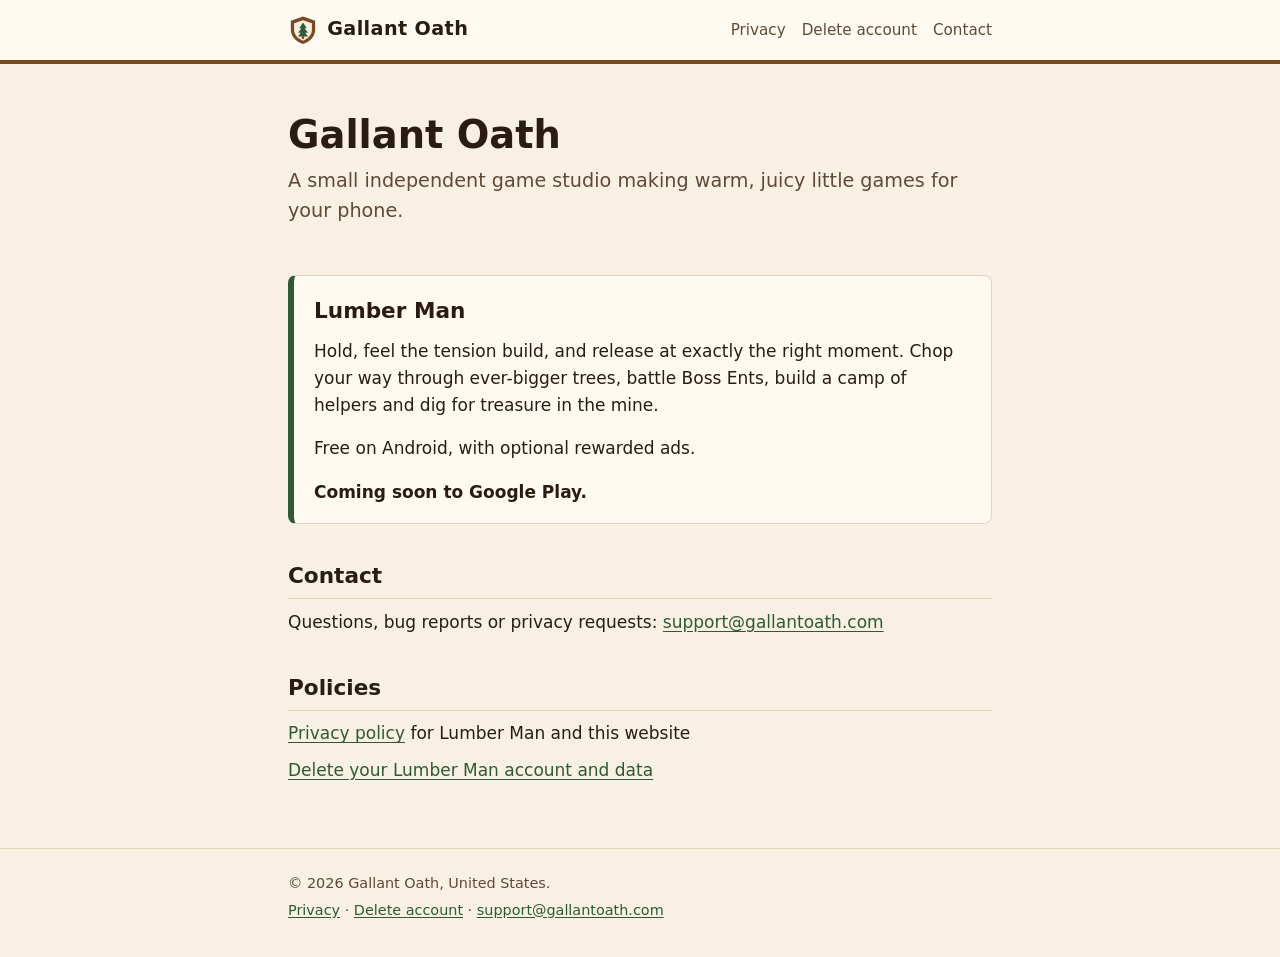
<file: index.html>
<!doctype html>
<html lang="en">
<head>
<meta charset="utf-8">
<meta name="viewport" content="width=device-width, initial-scale=1">
<title>Gallant Oath</title>
<meta name="description" content="Gallant Oath is a small independent game studio. Our first game is Lumber Man for Android.">
<link rel="canonical" href="https://www.gallantoath.com/">
<link rel="icon" href="/favicon.svg" type="image/svg+xml">
<link rel="stylesheet" href="/style.css">
</head>
<body>
<header class="site">
	<div class="wrap">
		<a class="brand" href="/"><img src="/favicon.svg" alt="" width="30" height="30">Gallant Oath</a>
		<nav class="site" aria-label="Site">
			<a href="/privacy/">Privacy</a>
			<a href="/delete-account/">Delete account</a>
			<a href="mailto:support@gallantoath.com">Contact</a>
		</nav>
	</div>
</header>

<main>
	<div class="wrap">
		<section class="hero">
			<h1>Gallant Oath</h1>
			<p class="lede">A small independent game studio making warm, juicy little games for your phone.</p>
		</section>

		<div class="card">
			<h2>Lumber Man</h2>
			<p>Hold, feel the tension build, and release at exactly the right moment. Chop your way through
				ever-bigger trees, battle Boss Ents, build a camp of helpers and dig for treasure in the mine.</p>
			<p>Free on Android, with optional rewarded ads.</p>
			<!-- TODO(owner): once the game is live, replace this line with
				<a href="https://play.google.com/store/apps/details?id=com.gallantoath.lumberman">Get it on Google Play</a> -->
			<p><strong>Coming soon to Google Play.</strong></p>
		</div>

		<h2>Contact</h2>
		<p>Questions, bug reports or privacy requests:
			<a href="mailto:support@gallantoath.com">support@gallantoath.com</a></p>

		<h2>Policies</h2>
		<ul class="links">
			<li><a href="/privacy/">Privacy policy</a> for Lumber Man and this website</li>
			<li><a href="/delete-account/">Delete your Lumber Man account and data</a></li>
		</ul>
	</div>
</main>

<footer class="site">
	<div class="wrap">
		<p>&copy; 2026 Gallant Oath, United States.</p>
		<p><a href="/privacy/">Privacy</a> &middot; <a href="/delete-account/">Delete account</a> &middot;
			<a href="mailto:support@gallantoath.com">support@gallantoath.com</a></p>
	</div>
</footer>
</body>
</html>
</file>
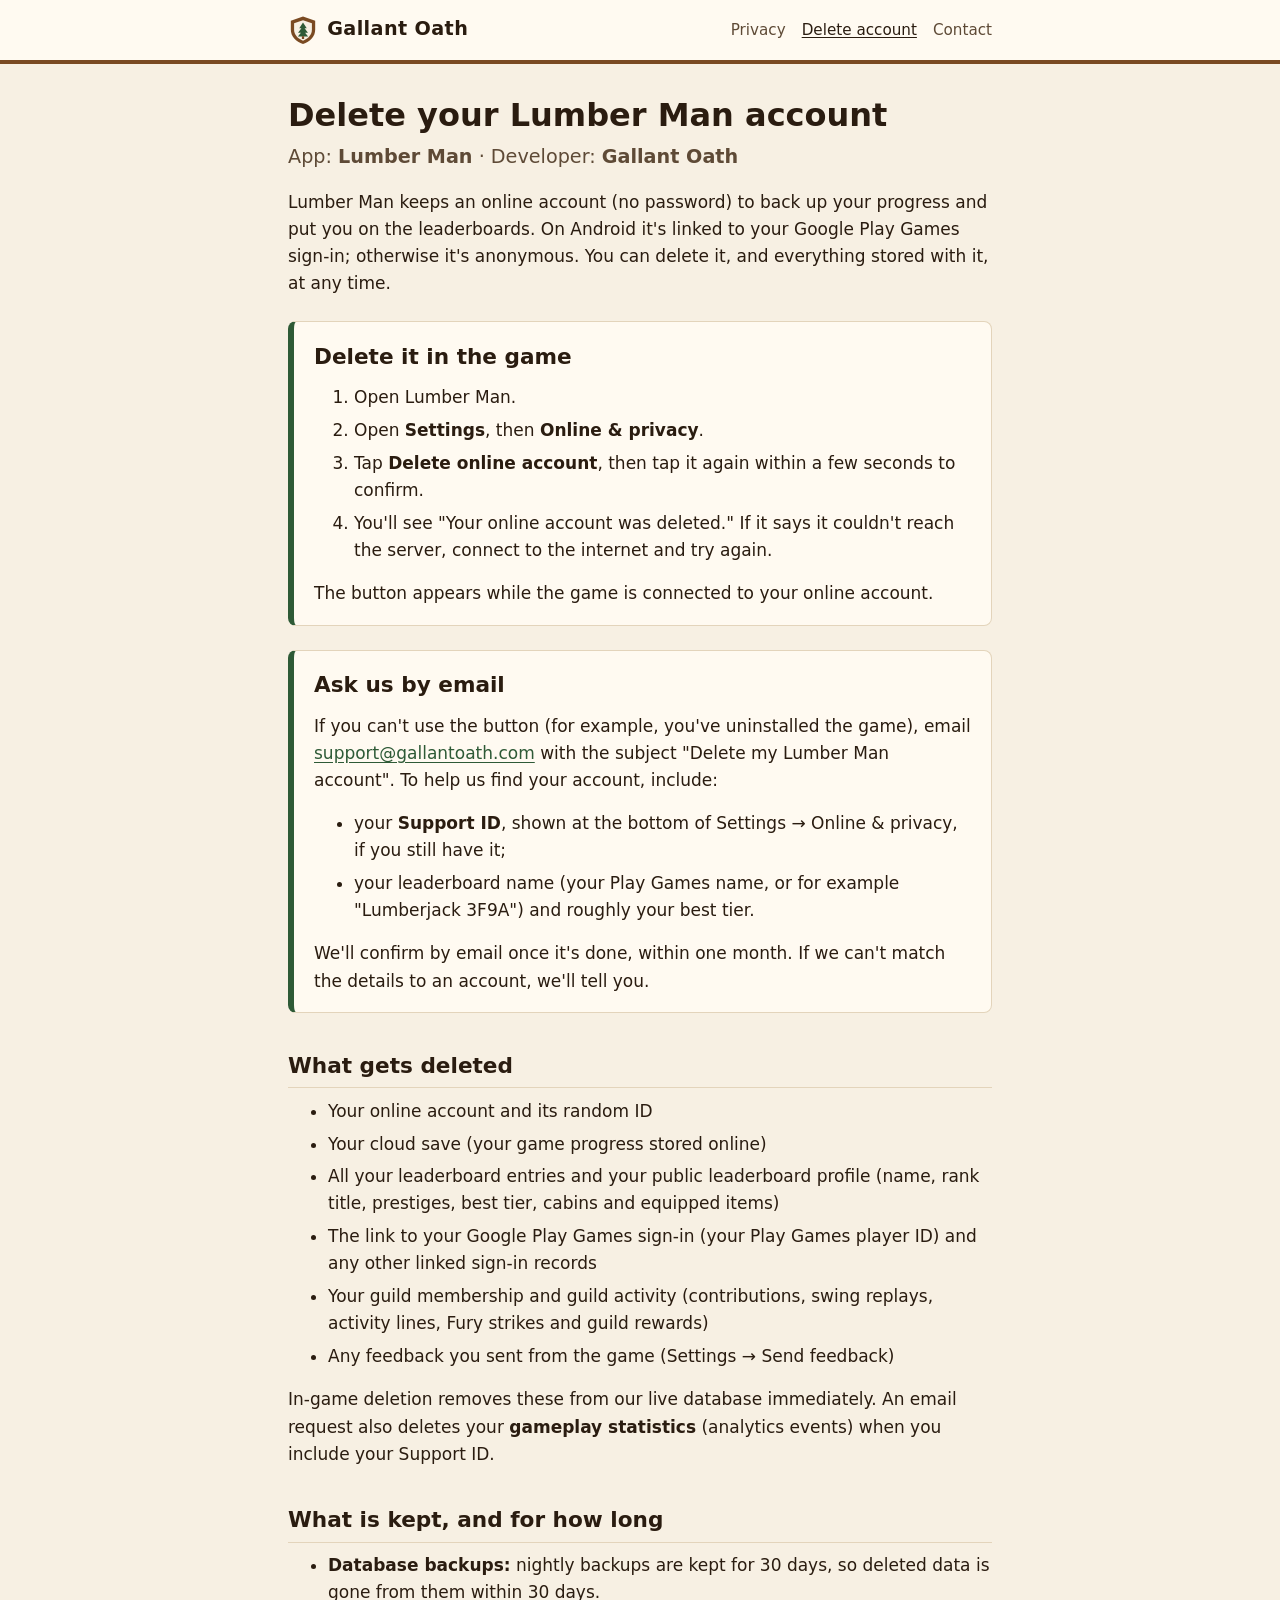
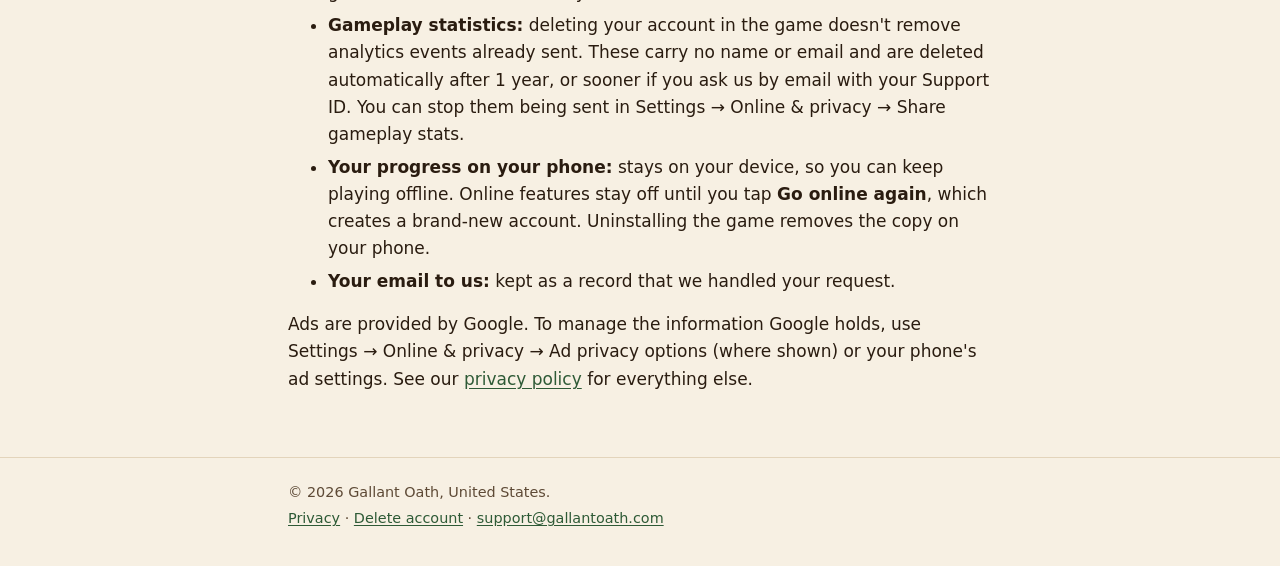
<file: delete-account/index.html>
<!doctype html>
<html lang="en">
<head>
<meta charset="utf-8">
<meta name="viewport" content="width=device-width, initial-scale=1">
<title>Delete Your Account · Gallant Oath</title>
<meta name="description" content="How to delete your Lumber Man online account and data.">
<link rel="canonical" href="https://www.gallantoath.com/delete-account/">
<link rel="icon" href="/favicon.svg" type="image/svg+xml">
<link rel="stylesheet" href="/style.css">
</head>
<body>
<header class="site">
	<div class="wrap">
		<a class="brand" href="/"><img src="/favicon.svg" alt="" width="30" height="30">Gallant Oath</a>
		<nav class="site" aria-label="Site">
			<a href="/privacy/">Privacy</a>
			<a href="/delete-account/" aria-current="page">Delete account</a>
			<a href="mailto:support@gallantoath.com">Contact</a>
		</nav>
	</div>
</header>

<main>
	<div class="wrap">
		<h1>Delete your Lumber Man account</h1>
		<p class="lede">App: <strong>Lumber Man</strong> &middot; Developer: <strong>Gallant Oath</strong></p>
		<p>Lumber Man keeps an online account (no password) to back up your progress and put you on the leaderboards.
			On Android it's linked to your Google Play Games sign-in; otherwise it's anonymous. You can delete it, and
			everything stored with it, at any time.</p>

		<div class="card">
			<h2>Delete it in the game</h2>
			<ol>
				<li>Open Lumber Man.</li>
				<li>Open <strong>Settings</strong>, then <strong>Online &amp; privacy</strong>.</li>
				<li>Tap <strong>Delete online account</strong>, then tap it again within a few seconds to confirm.</li>
				<li>You'll see "Your online account was deleted." If it says it couldn't reach the server, connect to the
					internet and try again.</li>
			</ol>
			<p>The button appears while the game is connected to your online account.</p>
		</div>

		<div class="card">
			<h2>Ask us by email</h2>
			<p>If you can't use the button (for example, you've uninstalled the game), email
				<a href="mailto:support@gallantoath.com?subject=Delete%20my%20Lumber%20Man%20account">support@gallantoath.com</a>
				with the subject "Delete my Lumber Man account". To help us find your account, include:</p>
			<ul>
				<li>your <strong>Support ID</strong>, shown at the bottom of Settings → Online &amp; privacy, if you
					still have it;</li>
				<li>your leaderboard name (your Play Games name, or for example "Lumberjack 3F9A") and roughly your best
					tier.</li>
			</ul>
			<p>We'll confirm by email once it's done, within one month. If we can't match the details to an account,
				we'll tell you.</p>
		</div>

		<h2>What gets deleted</h2>
		<ul>
			<li>Your online account and its random ID</li>
			<li>Your cloud save (your game progress stored online)</li>
			<li>All your leaderboard entries and your public leaderboard profile (name, rank title, prestiges, best
				tier, cabins and equipped items)</li>
			<li>The link to your Google Play Games sign-in (your Play Games player ID) and any other linked sign-in
				records</li>
			<li>Your guild membership and guild activity (contributions, swing replays, activity lines, Fury strikes
				and guild rewards)</li>
			<li>Any feedback you sent from the game (Settings → Send feedback)</li>
		</ul>
		<p>In-game deletion removes these from our live database immediately. An email request also deletes your
			<strong>gameplay statistics</strong> (analytics events) when you include your Support ID.</p>

		<h2>What is kept, and for how long</h2>
		<ul>
			<li><strong>Database backups:</strong> nightly backups are kept for 30 days, so deleted data is gone from
				them within 30 days.</li>
			<li><strong>Gameplay statistics:</strong> deleting your account in the game doesn't remove analytics events
				already sent. These carry no name or email and are deleted automatically after 1 year, or sooner if you
				ask us by email with your Support ID. You can stop them being sent in Settings → Online &amp; privacy →
				Share gameplay stats.</li>
			<li><strong>Your progress on your phone:</strong> stays on your device, so you can keep playing offline.
				Online features stay off until you tap <strong>Go online again</strong>, which creates a brand-new
				account. Uninstalling the game removes the copy on your phone.</li>
			<li><strong>Your email to us:</strong> kept as a record that we handled your request.</li>
		</ul>
		<p>Ads are provided by Google. To manage the information Google holds, use Settings → Online &amp; privacy → Ad
			privacy options (where shown) or your phone's ad settings. See our <a href="/privacy/">privacy policy</a> for
			everything else.</p>
	</div>
</main>

<footer class="site">
	<div class="wrap">
		<p>&copy; 2026 Gallant Oath, United States.</p>
		<p><a href="/privacy/">Privacy</a> &middot; <a href="/delete-account/">Delete account</a> &middot;
			<a href="mailto:support@gallantoath.com">support@gallantoath.com</a></p>
	</div>
</footer>
</body>
</html>
</file>
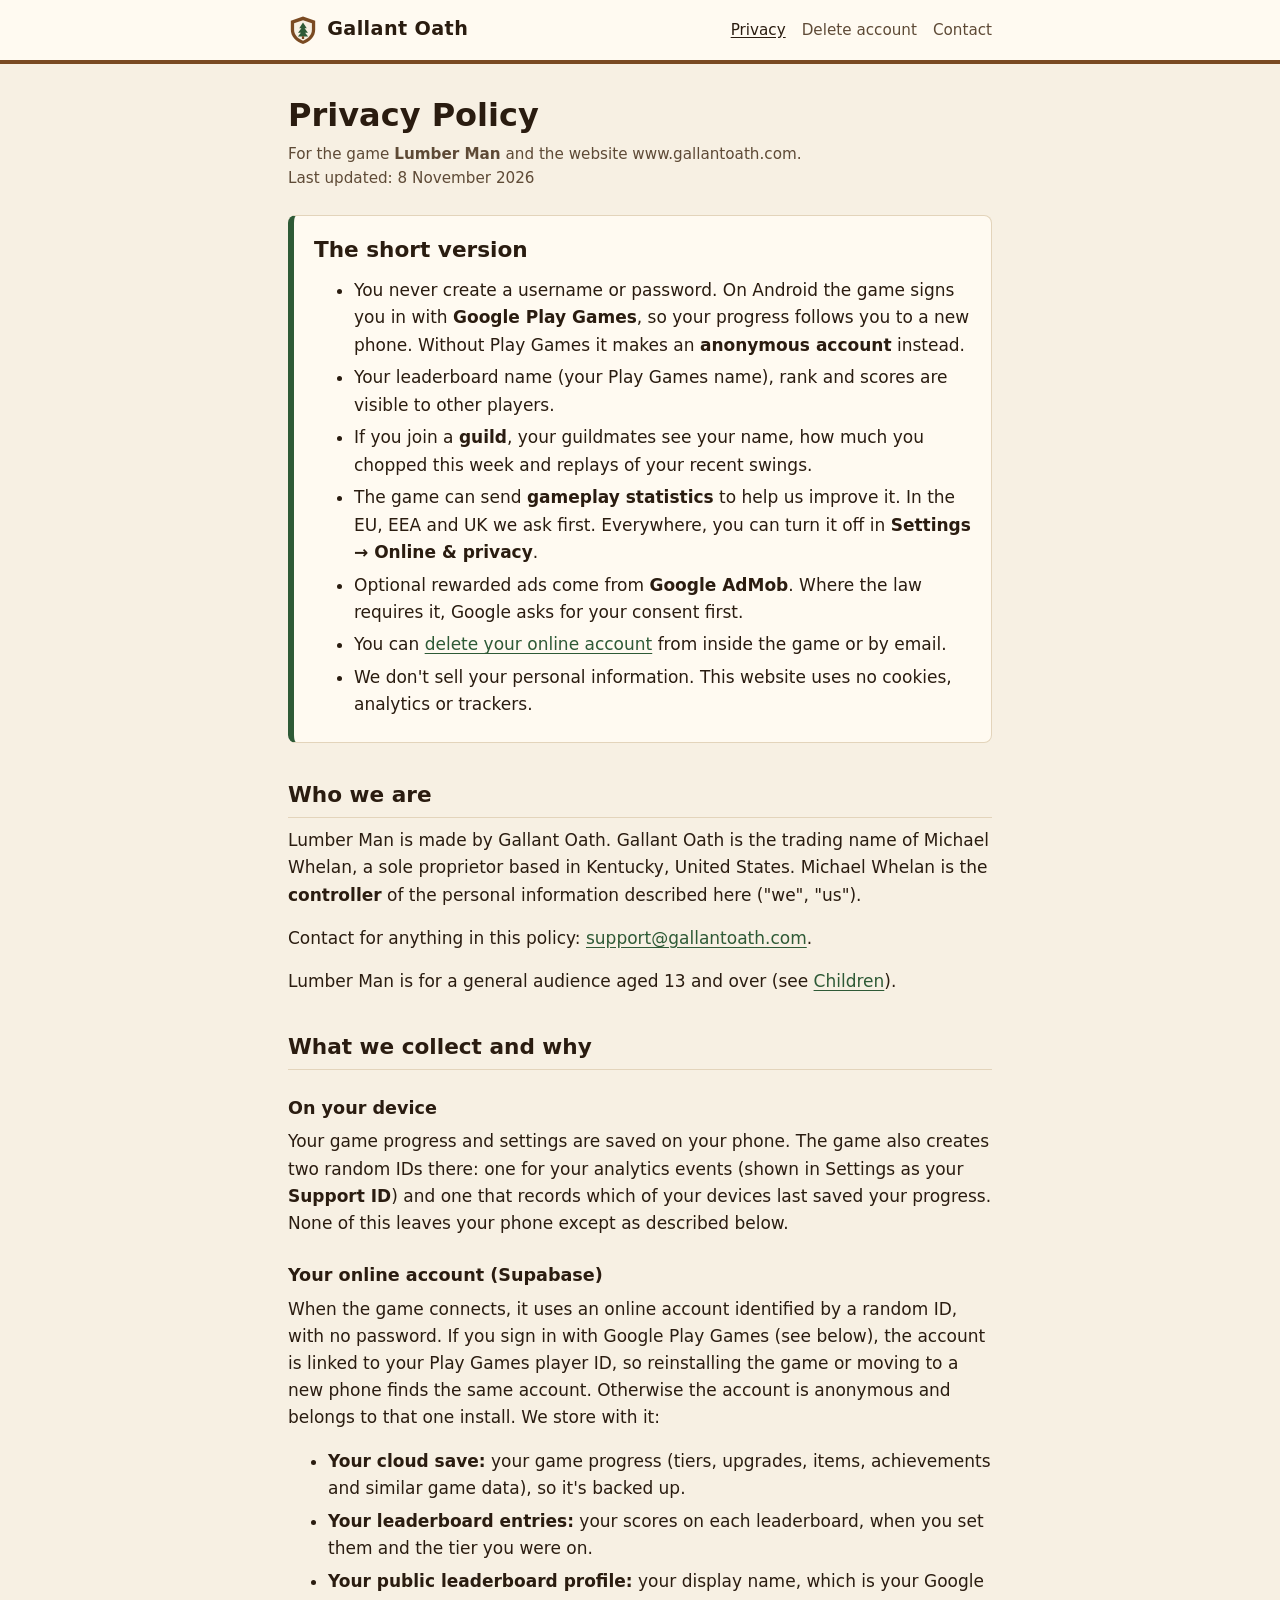
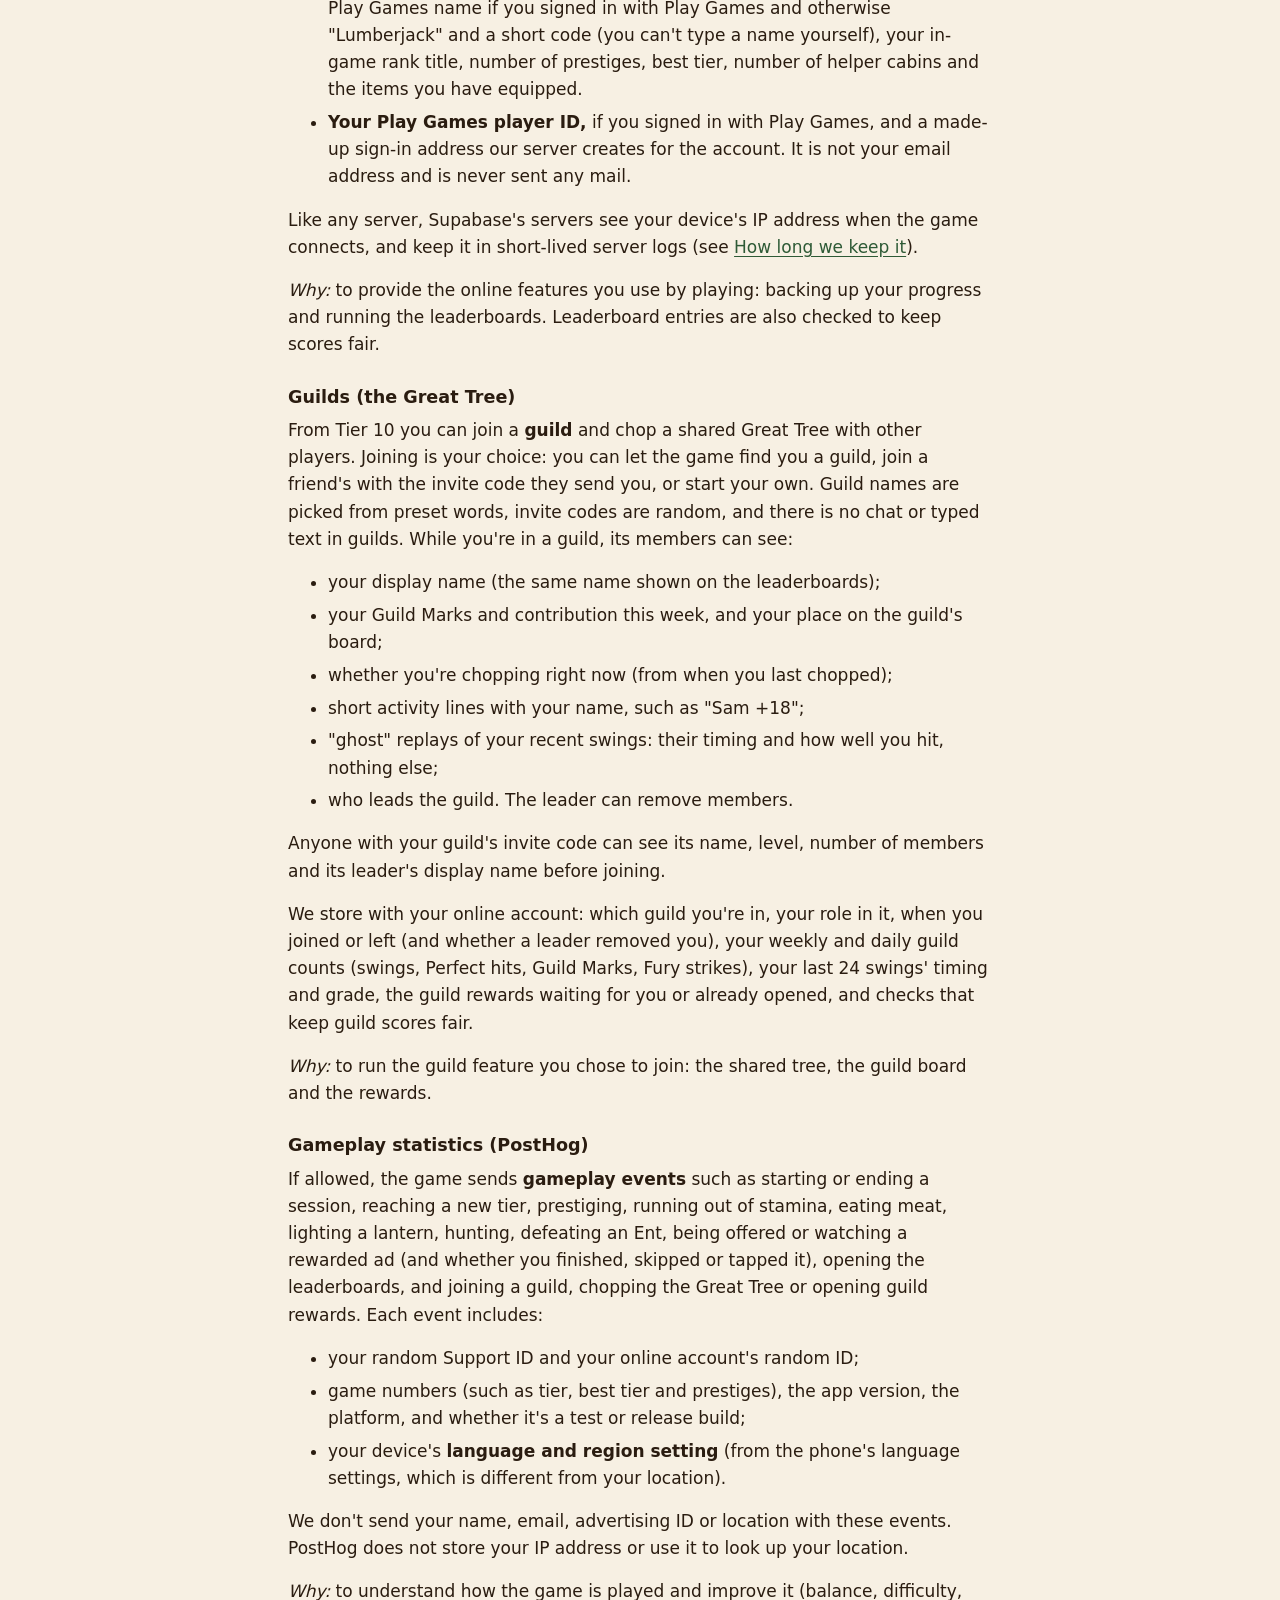
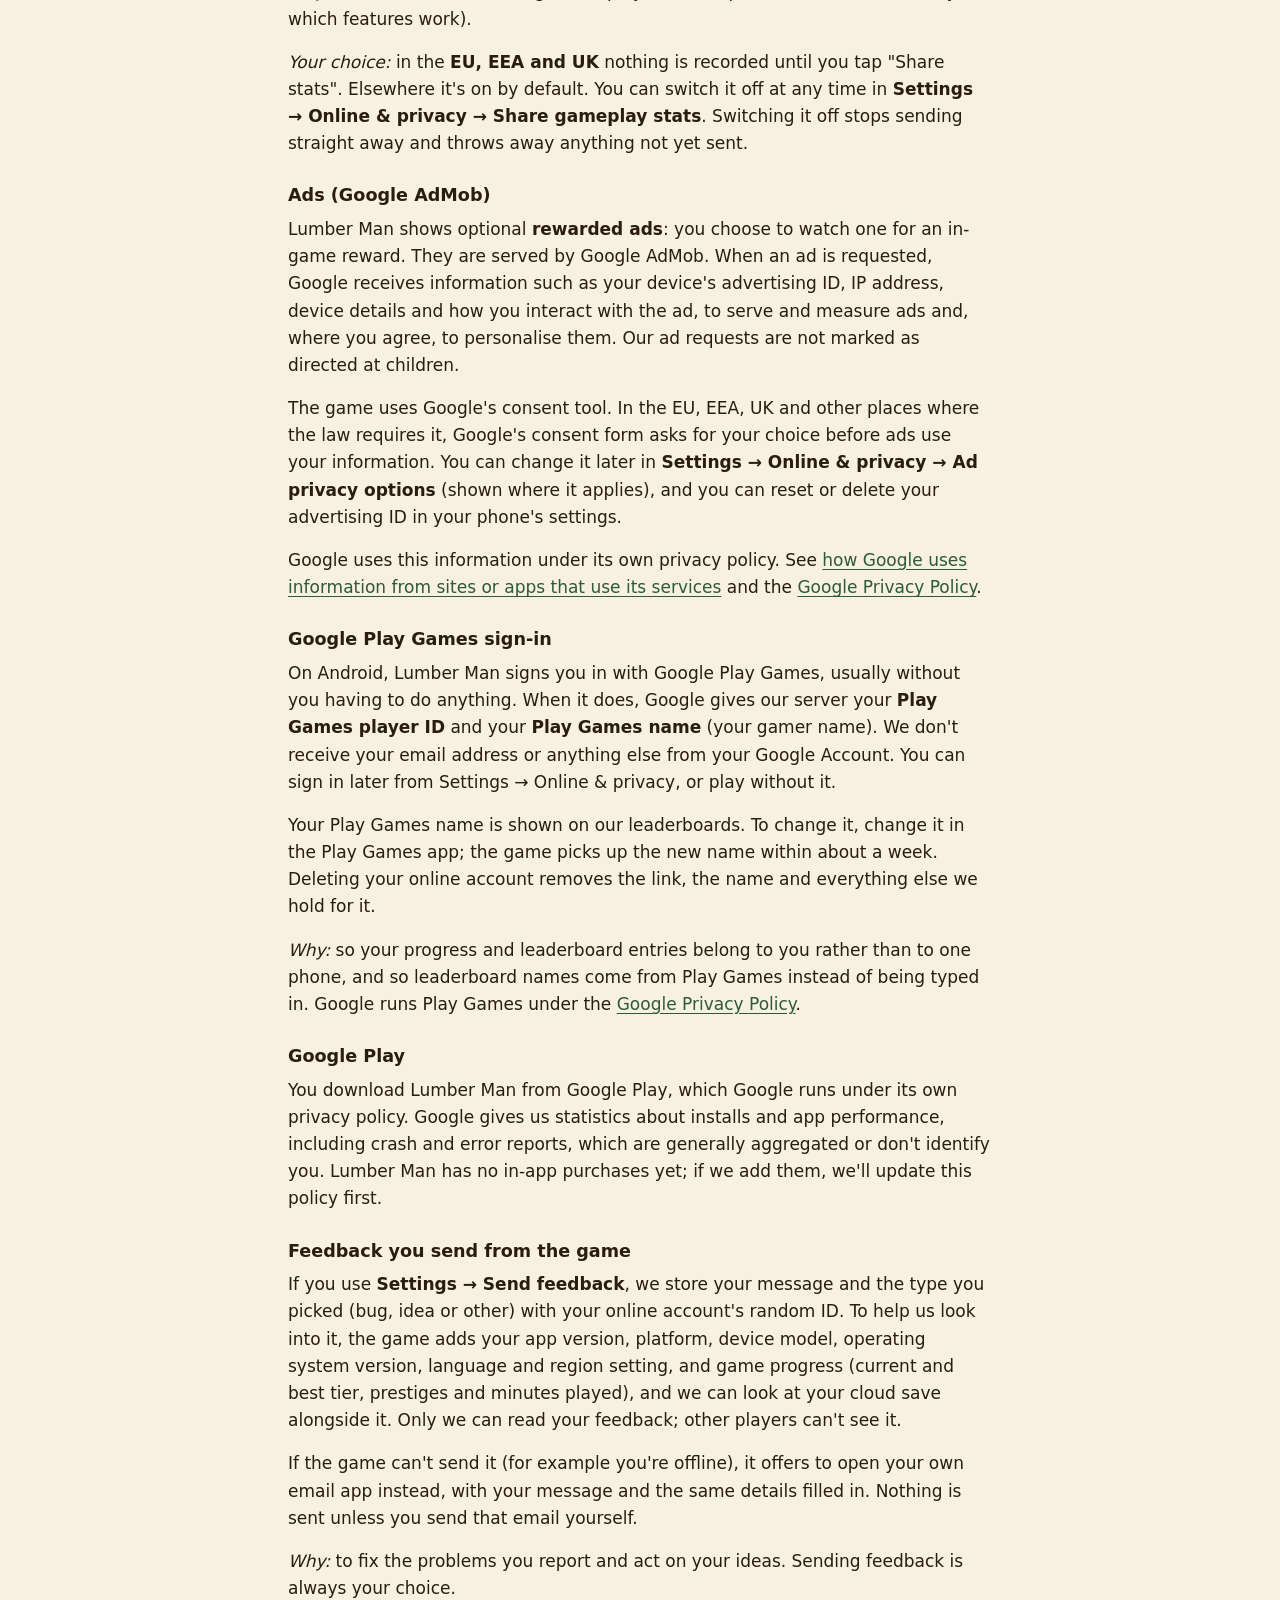
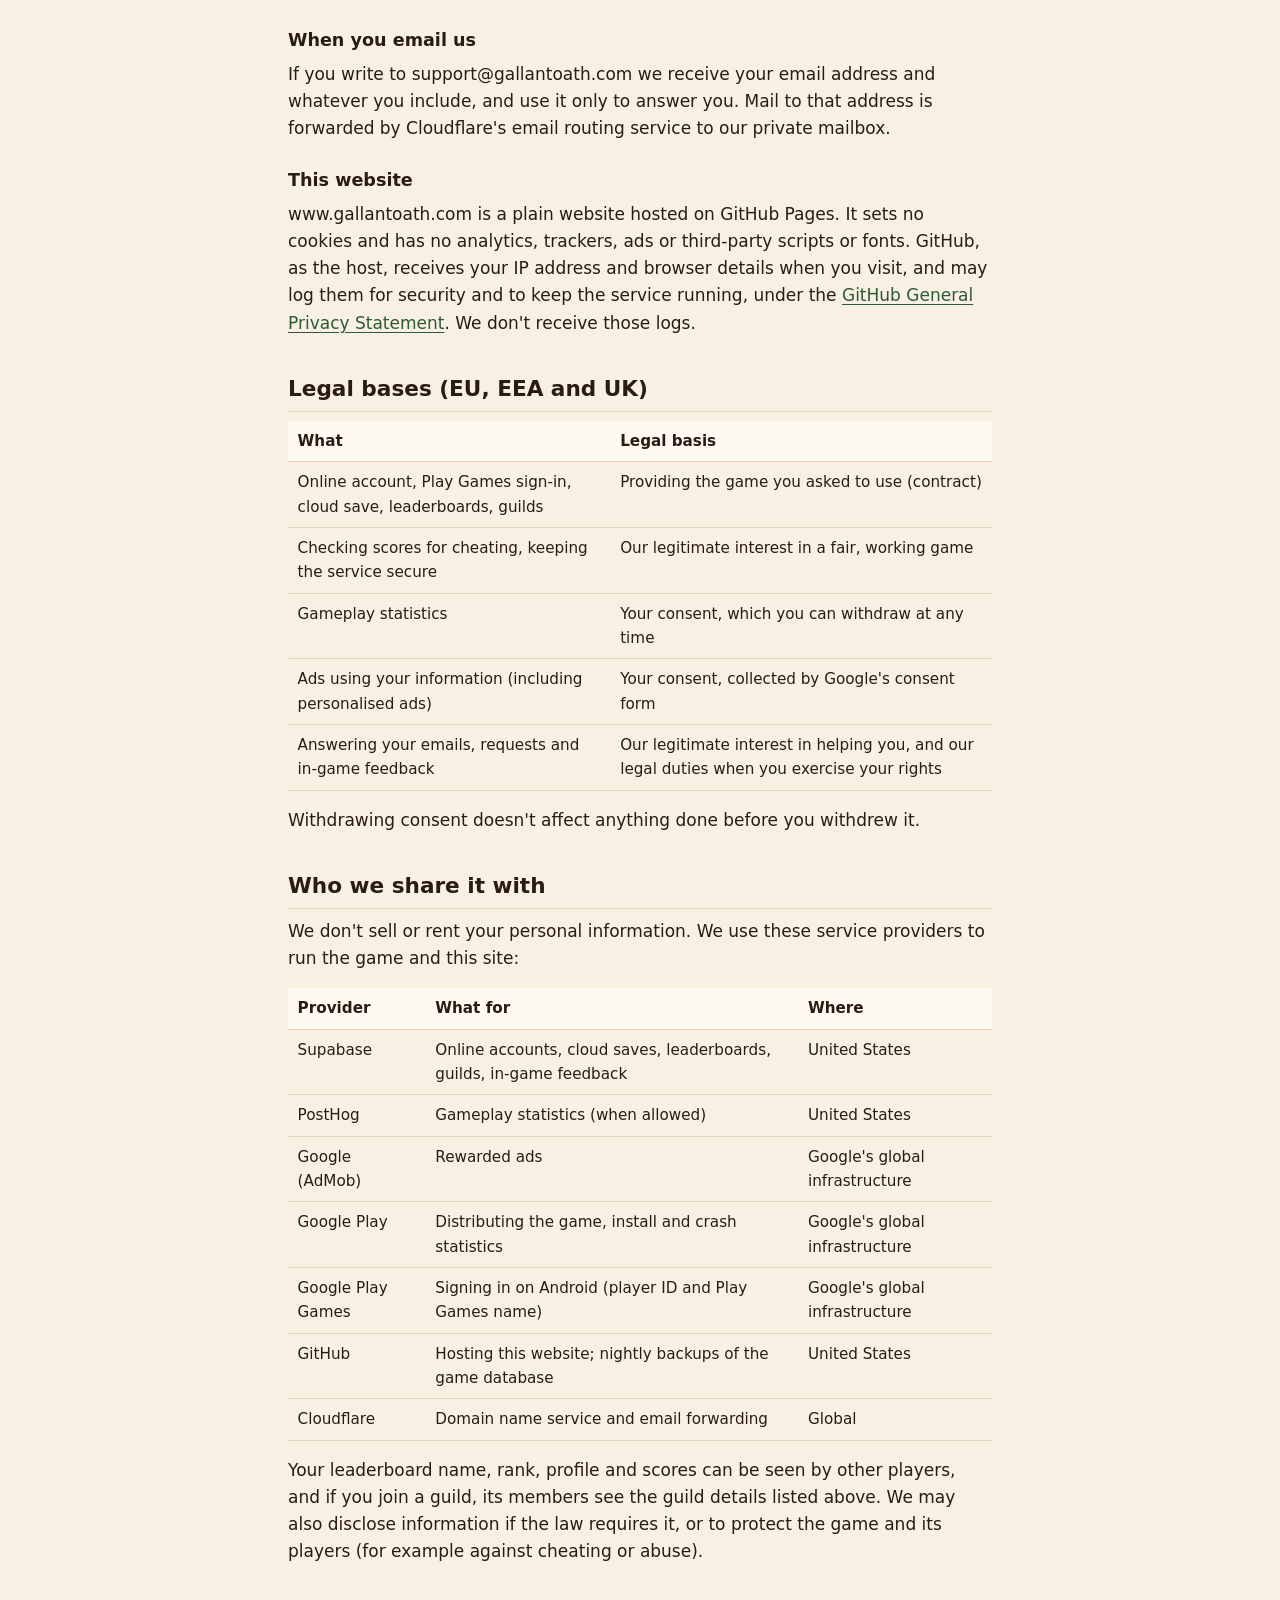
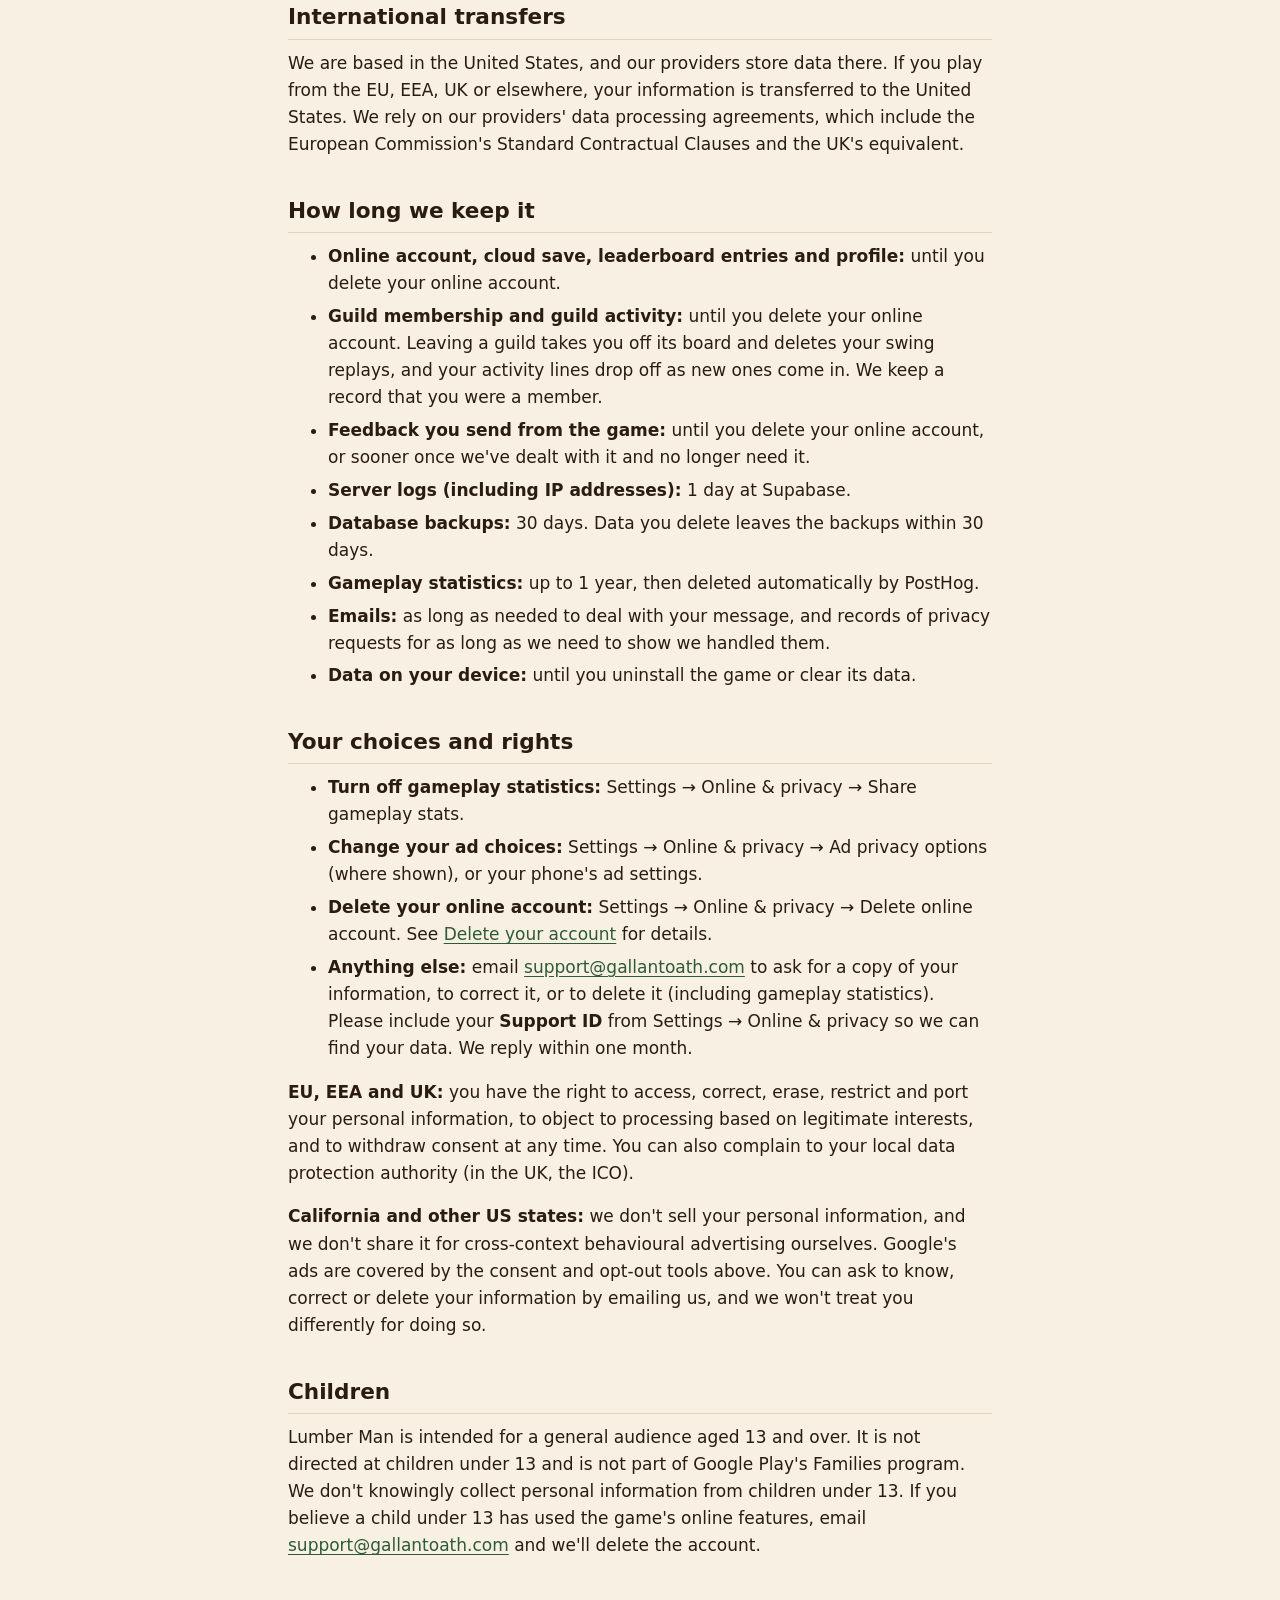
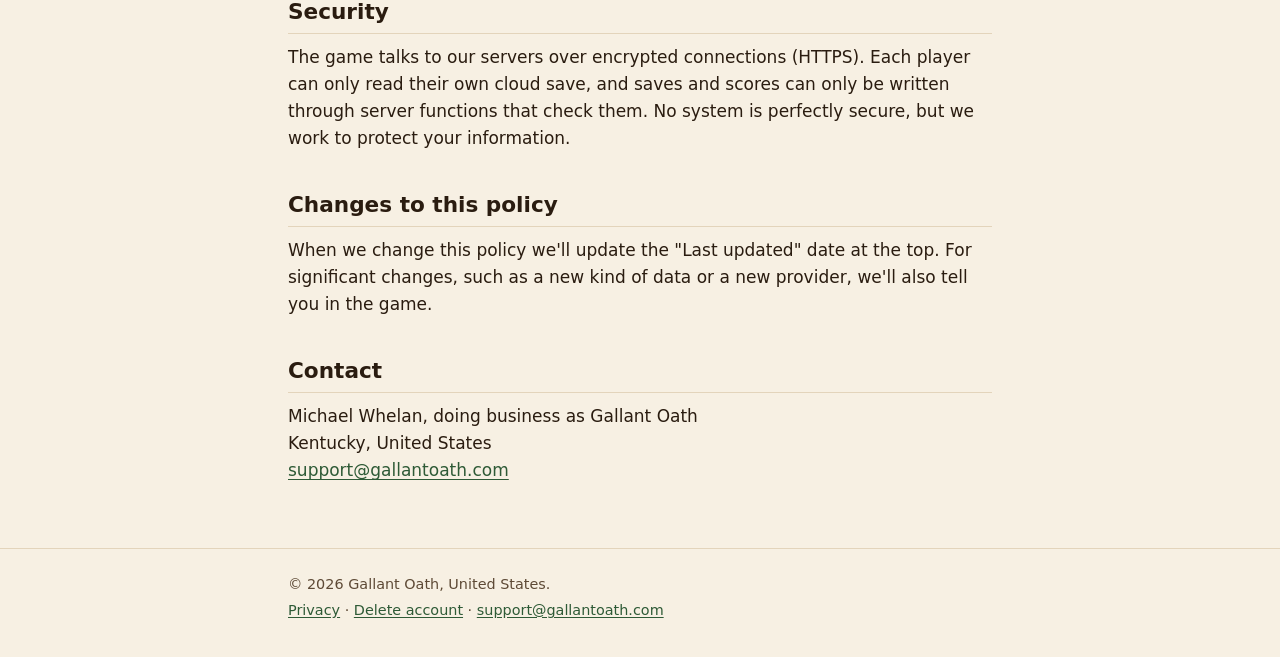
<file: privacy/index.html>
<!doctype html>
<html lang="en">
<head>
<meta charset="utf-8">
<meta name="viewport" content="width=device-width, initial-scale=1">
<title>Privacy Policy · Gallant Oath</title>
<meta name="description" content="How Lumber Man and the Gallant Oath website handle your information.">
<link rel="canonical" href="https://www.gallantoath.com/privacy/">
<link rel="icon" href="/favicon.svg" type="image/svg+xml">
<link rel="stylesheet" href="/style.css">
</head>
<body>
<header class="site">
	<div class="wrap">
		<a class="brand" href="/"><img src="/favicon.svg" alt="" width="30" height="30">Gallant Oath</a>
		<nav class="site" aria-label="Site">
			<a href="/privacy/" aria-current="page">Privacy</a>
			<a href="/delete-account/">Delete account</a>
			<a href="mailto:support@gallantoath.com">Contact</a>
		</nav>
	</div>
</header>

<main>
	<div class="wrap">
		<h1>Privacy Policy</h1>
		<p class="meta">For the game <strong>Lumber Man</strong> and the website www.gallantoath.com.<br>
			Last updated: 8 November 2026</p>

		<div class="card">
			<h2>The short version</h2>
			<ul>
				<li>You never create a username or password. On Android the game signs you in with <strong>Google Play
					Games</strong>, so your progress follows you to a new phone. Without Play Games it makes an
					<strong>anonymous account</strong> instead.</li>
				<li>Your leaderboard name (your Play Games name), rank and scores are visible to other players.</li>
				<li>If you join a <strong>guild</strong>, your guildmates see your name, how much you chopped this week
					and replays of your recent swings.</li>
				<li>The game can send <strong>gameplay statistics</strong> to help us improve it. In the EU, EEA and UK we ask
					first. Everywhere, you can turn it off in <strong>Settings → Online &amp; privacy</strong>.</li>
				<li>Optional rewarded ads come from <strong>Google AdMob</strong>. Where the law requires it, Google asks for
					your consent first.</li>
				<li>You can <a href="/delete-account/">delete your online account</a> from inside the game or by email.</li>
				<li>We don't sell your personal information. This website uses no cookies, analytics or trackers.</li>
			</ul>
		</div>

		<h2 id="who">Who we are</h2>
		<p>Lumber Man is made by Gallant Oath. Gallant Oath is the trading name of Michael Whelan, a sole proprietor
			based in Kentucky, United States. Michael Whelan is the <strong>controller</strong> of the personal
			information described here ("we", "us").</p>
		<p>Contact for anything in this policy: <a href="mailto:support@gallantoath.com">support@gallantoath.com</a>.</p>
		<p>Lumber Man is for a general audience aged 13 and over (see <a href="#children">Children</a>).</p>

		<h2 id="collect">What we collect and why</h2>

		<h3>On your device</h3>
		<p>Your game progress and settings are saved on your phone. The game also creates two random IDs there: one for
			your analytics events (shown in Settings as your <strong>Support ID</strong>) and one that records which of
			your devices last saved your progress. None of this leaves your phone except as described below.</p>

		<h3>Your online account (Supabase)</h3>
		<p>When the game connects, it uses an online account identified by a random ID, with no password. If you sign in
			with Google Play Games (see below), the account is linked to your Play Games player ID, so reinstalling the game
			or moving to a new phone finds the same account. Otherwise the account is anonymous and belongs to that one
			install. We store with it:</p>
		<ul>
			<li><strong>Your cloud save:</strong> your game progress (tiers, upgrades, items, achievements and similar game
				data), so it's backed up.</li>
			<li><strong>Your leaderboard entries:</strong> your scores on each leaderboard, when you set them and the tier
				you were on.</li>
			<li><strong>Your public leaderboard profile:</strong> your display name, which is your Google Play Games name
				if you signed in with Play Games and otherwise "Lumberjack" and a short code (you can't type a name
				yourself), your in-game rank title, number of prestiges, best tier, number of helper cabins and the items
				you have equipped.</li>
			<li><strong>Your Play Games player ID,</strong> if you signed in with Play Games, and a made-up sign-in address
				our server creates for the account. It is not your email address and is never sent any mail.</li>
		</ul>
		<p>Like any server, Supabase's servers see your device's IP address when the game connects, and keep it in
			short-lived server logs (see <a href="#retention">How long we keep it</a>).</p>
		<p><em>Why:</em> to provide the online features you use by playing: backing up your progress and running the
			leaderboards. Leaderboard entries are also checked to keep scores fair.</p>

		<h3>Guilds (the Great Tree)</h3>
		<p>From Tier 10 you can join a <strong>guild</strong> and chop a shared Great Tree with other players. Joining
			is your choice: you can let the game find you a guild, join a friend's with the invite code they send you, or start
			your own. Guild names are picked from preset words, invite codes are random, and there is no chat or typed text
			in guilds. While you're in a guild, its members can see:</p>
		<ul>
			<li>your display name (the same name shown on the leaderboards);</li>
			<li>your Guild Marks and contribution this week, and your place on the guild's board;</li>
			<li>whether you're chopping right now (from when you last chopped);</li>
			<li>short activity lines with your name, such as "Sam +18";</li>
			<li>"ghost" replays of your recent swings: their timing and how well you hit, nothing else;</li>
			<li>who leads the guild. The leader can remove members.</li>
		</ul>
		<p>Anyone with your guild's invite code can see its name, level, number of members and its leader's display name
			before joining.</p>
		<p>We store with your online account: which guild you're in, your role in it, when you joined or left (and whether
			a leader removed you), your weekly and daily
			guild counts (swings, Perfect hits, Guild Marks, Fury strikes), your last 24 swings' timing and grade, the
			guild rewards waiting for you or already opened, and checks that keep guild scores fair.</p>
		<p><em>Why:</em> to run the guild feature you chose to join: the shared tree, the guild board and the
			rewards.</p>

		<h3>Gameplay statistics (PostHog)</h3>
		<p>If allowed, the game sends <strong>gameplay events</strong> such as starting or ending a session, reaching a
			new tier, prestiging, running out of stamina, eating meat, lighting a lantern, hunting, defeating an Ent,
			being offered or watching a rewarded ad (and whether you finished, skipped or tapped it), opening the
			leaderboards, and joining a guild, chopping the Great Tree or opening guild rewards. Each event includes:</p>
		<ul>
			<li>your random Support ID and your online account's random ID;</li>
			<li>game numbers (such as tier, best tier and prestiges), the app version, the platform, and whether it's a test
				or release build;</li>
			<li>your device's <strong>language and region setting</strong> (from the phone's language settings, which is
				different from your location).</li>
		</ul>
		<p>We don't send your name, email, advertising ID or location with these events. PostHog does not store your
			IP address or use it to look up your location.</p>
		<p><em>Why:</em> to understand how the game is played and improve it (balance, difficulty, which features
			work).</p>
		<p><em>Your choice:</em> in the <strong>EU, EEA and UK</strong> nothing is recorded until you tap "Share stats".
			Elsewhere it's on by default. You can switch it off at any time in <strong>Settings → Online &amp; privacy →
			Share gameplay stats</strong>. Switching it off stops sending straight away and throws away anything
			not yet sent.</p>

		<h3>Ads (Google AdMob)</h3>
		<p>Lumber Man shows optional <strong>rewarded ads</strong>: you choose to watch one for an in-game reward. They
			are served by Google AdMob. When an ad is requested, Google receives information such as your device's
			advertising ID, IP address, device details and how you interact with the ad, to serve and measure ads and,
			where you agree, to personalise them. Our ad requests are not marked as directed at children.</p>
		<p>The game uses Google's consent tool. In the EU, EEA, UK and other places where the law requires it, Google's
			consent form asks for your choice before ads use your information. You can change it later in
			<strong>Settings → Online &amp; privacy → Ad privacy options</strong> (shown where it applies), and you can
			reset or delete your advertising ID in your phone's settings.</p>
		<p>Google uses this information under its own privacy policy. See
			<a href="https://policies.google.com/technologies/partner-sites">how Google uses information from sites or
			apps that use its services</a> and the <a href="https://policies.google.com/privacy">Google Privacy
			Policy</a>.</p>

		<h3>Google Play Games sign-in</h3>
		<p>On Android, Lumber Man signs you in with Google Play Games, usually without you having to do anything. When it
			does, Google gives our server your <strong>Play Games player ID</strong> and your <strong>Play Games
			name</strong> (your gamer name). We don't receive your email address or anything else from your Google
			Account. You can sign in later from Settings → Online &amp; privacy, or play without it.</p>
		<p>Your Play Games name is shown on our leaderboards. To change it, change it in the Play Games app; the game
			picks up the new name within about a week. Deleting your online account removes the link,
			the name and everything else we hold for it.</p>
		<p><em>Why:</em> so your progress and leaderboard entries belong to you rather than to one phone, and so
			leaderboard names come from Play Games instead of being typed in. Google runs Play Games under the
			<a href="https://policies.google.com/privacy">Google Privacy Policy</a>.</p>

		<h3>Google Play</h3>
		<p>You download Lumber Man from Google Play, which Google runs under its own privacy policy. Google gives us
			statistics about installs and app performance, including crash and error reports, which are generally
			aggregated or don't identify you. Lumber Man has no in-app purchases yet; if we add them, we'll update this
			policy first.</p>

		<h3>Feedback you send from the game</h3>
		<p>If you use <strong>Settings → Send feedback</strong>, we store your message and the type you picked (bug, idea
			or other) with your online account's random ID. To help us look into it, the game adds your app version,
			platform, device model, operating system version, language and region setting, and game progress (current
			and best tier, prestiges and minutes played), and we can look at your cloud save alongside it. Only we can
			read your feedback; other players can't see it.</p>
		<p>If the game can't send it (for example you're offline), it offers to open your own email app instead, with
			your message and the same details filled in. Nothing is sent unless you send that email yourself.</p>
		<p><em>Why:</em> to fix the problems you report and act on your ideas. Sending feedback is always your choice.</p>

		<h3>When you email us</h3>
		<p>If you write to support@gallantoath.com we receive your email address and whatever you include, and use it
			only to answer you. Mail to that address is forwarded by Cloudflare's email routing service to our private
			mailbox.</p>

		<h3>This website</h3>
		<p>www.gallantoath.com is a plain website hosted on GitHub Pages. It sets no cookies and has no analytics,
			trackers, ads or third-party scripts or fonts. GitHub, as the host, receives your IP address and browser
			details when you visit, and may log them for security and to keep the service running, under the
			<a href="https://docs.github.com/en/site-policy/privacy-policies/github-general-privacy-statement">GitHub
			General Privacy Statement</a>. We don't receive those logs.</p>

		<h2 id="bases">Legal bases (EU, EEA and UK)</h2>
		<div class="table-wrap">
			<table>
				<thead><tr><th>What</th><th>Legal basis</th></tr></thead>
				<tbody>
					<tr><td>Online account, Play Games sign-in, cloud save, leaderboards, guilds</td><td>Providing the game you asked to use (contract)</td></tr>
					<tr><td>Checking scores for cheating, keeping the service secure</td><td>Our legitimate interest in a fair, working game</td></tr>
					<tr><td>Gameplay statistics</td><td>Your consent, which you can withdraw at any time</td></tr>
					<tr><td>Ads using your information (including personalised ads)</td><td>Your consent, collected by Google's consent form</td></tr>
					<tr><td>Answering your emails, requests and in-game feedback</td><td>Our legitimate interest in helping you, and our legal duties when you exercise your rights</td></tr>
				</tbody>
			</table>
		</div>
		<p>Withdrawing consent doesn't affect anything done before you withdrew it.</p>

		<h2 id="share">Who we share it with</h2>
		<p>We don't sell or rent your personal information. We use these service providers to run the game and this
			site:</p>
		<div class="table-wrap">
			<table>
				<thead><tr><th>Provider</th><th>What for</th><th>Where</th></tr></thead>
				<tbody>
					<tr><td>Supabase</td><td>Online accounts, cloud saves, leaderboards, guilds, in-game feedback</td><td>United States</td></tr>
					<tr><td>PostHog</td><td>Gameplay statistics (when allowed)</td><td>United States</td></tr>
					<tr><td>Google (AdMob)</td><td>Rewarded ads</td><td>Google's global infrastructure</td></tr>
					<tr><td>Google Play</td><td>Distributing the game, install and crash statistics</td><td>Google's global infrastructure</td></tr>
					<tr><td>Google Play Games</td><td>Signing in on Android (player ID and Play Games name)</td><td>Google's global infrastructure</td></tr>
					<tr><td>GitHub</td><td>Hosting this website; nightly backups of the game database</td><td>United States</td></tr>
					<tr><td>Cloudflare</td><td>Domain name service and email forwarding</td><td>Global</td></tr>
				</tbody>
			</table>
		</div>
		<p>Your leaderboard name, rank, profile and scores can be seen by other players, and if you join a guild,
			its members see the guild details listed above. We may also disclose information
			if the law requires it, or to protect the game and its players (for example against cheating or abuse).</p>

		<h2 id="transfers">International transfers</h2>
		<p>We are based in the United States, and our providers store data there. If you play from the EU, EEA, UK or
			elsewhere, your information is transferred to the United States. We rely on our providers' data processing
			agreements, which include the European Commission's Standard Contractual Clauses and the UK's equivalent.</p>

		<h2 id="retention">How long we keep it</h2>
		<ul>
			<li><strong>Online account, cloud save, leaderboard entries and profile:</strong> until you delete your
				online account.</li>
			<li><strong>Guild membership and guild activity:</strong> until you delete your online account. Leaving a
				guild takes you off its board and deletes your swing replays, and your activity lines drop off as new
				ones come in. We keep a record that you were a member.</li>
			<li><strong>Feedback you send from the game:</strong> until you delete your online account, or sooner once
				we've dealt with it and no longer need it.</li>
			<li><strong>Server logs (including IP addresses):</strong> 1 day at Supabase.</li>
			<li><strong>Database backups:</strong> 30 days. Data you delete leaves the backups within 30 days.</li>
			<li><strong>Gameplay statistics:</strong> up to 1 year, then deleted automatically by PostHog.</li>
			<li><strong>Emails:</strong> as long as needed to deal with your message, and records of privacy requests
				for as long as we need to show we handled them.</li>
			<li><strong>Data on your device:</strong> until you uninstall the game or clear its data.</li>
		</ul>

		<h2 id="rights">Your choices and rights</h2>
		<ul>
			<li><strong>Turn off gameplay statistics:</strong> Settings → Online &amp; privacy → Share gameplay
				stats.</li>
			<li><strong>Change your ad choices:</strong> Settings → Online &amp; privacy → Ad privacy options (where
				shown), or your phone's ad settings.</li>
			<li><strong>Delete your online account:</strong> Settings → Online &amp; privacy → Delete online account.
				See <a href="/delete-account/">Delete your account</a> for details.</li>
			<li><strong>Anything else:</strong> email <a href="mailto:support@gallantoath.com">support@gallantoath.com</a>
				to ask for a copy of your information, to correct it, or to delete it (including gameplay statistics).
				Please include your <strong>Support ID</strong> from Settings → Online &amp; privacy so we can find your
				data. We reply within one month.</li>
		</ul>
		<p><strong>EU, EEA and UK:</strong> you have the right to access, correct, erase, restrict and port your
			personal information, to object to processing based on legitimate interests, and to withdraw consent at any
			time. You can also complain to your local data protection authority (in the UK, the ICO).</p>
		<p><strong>California and other US states:</strong> we don't sell your personal information, and we don't
			share it for cross-context behavioural advertising ourselves. Google's ads are covered by the consent and
			opt-out tools above. You can ask to know, correct or delete your information by emailing us, and we won't
			treat you differently for doing so.</p>

		<h2 id="children">Children</h2>
		<p>Lumber Man is intended for a general audience aged 13 and over. It is not directed at children under 13
			and is not part of Google Play's Families program. We don't knowingly collect personal information from
			children under 13. If you believe a child under 13 has used the game's online features, email
			<a href="mailto:support@gallantoath.com">support@gallantoath.com</a> and we'll delete the account.</p>

		<h2 id="security">Security</h2>
		<p>The game talks to our servers over encrypted connections (HTTPS). Each player can only read their own cloud
			save, and saves and scores can only be written through server functions that check them. No system is
			perfectly secure, but we work to protect your information.</p>

		<h2 id="changes">Changes to this policy</h2>
		<p>When we change this policy we'll update the "Last updated" date at the top. For significant changes, such as
			a new kind of data or a new provider, we'll also tell you in the game.</p>

		<h2 id="contact">Contact</h2>
		<p>Michael Whelan, doing business as Gallant Oath<br>
			Kentucky, United States<br>
			<a href="mailto:support@gallantoath.com">support@gallantoath.com</a></p>
	</div>
</main>

<footer class="site">
	<div class="wrap">
		<p>&copy; 2026 Gallant Oath, United States.</p>
		<p><a href="/privacy/">Privacy</a> &middot; <a href="/delete-account/">Delete account</a> &middot;
			<a href="mailto:support@gallantoath.com">support@gallantoath.com</a></p>
	</div>
</footer>
</body>
</html>
</file>
<file: style.css>
/* Gallant Oath: one small stylesheet, system fonts only. */

:root {
	--bg: #f7f0e3;
	--paper: #fffaf1;
	--ink: #2a1c10;
	--muted: #5e4a36;
	--wood: #7a4a22;
	--forest: #2e5a36;
	--line: #e3d4bb;
	--todo-bg: #ffe7a3;
	--todo-ink: #4a3300;
	color-scheme: light dark;
}

@media (prefers-color-scheme: dark) {
	:root {
		--bg: #1b140d;
		--paper: #241a11;
		--ink: #f3e8d6;
		--muted: #cbb699;
		--wood: #e0a76a;
		--forest: #8fc79a;
		--line: #3d2e1f;
		--todo-bg: #5a4300;
		--todo-ink: #ffefc2;
	}
}

* { box-sizing: border-box; }

html { -webkit-text-size-adjust: 100%; }

body {
	margin: 0;
	background: var(--bg);
	color: var(--ink);
	font: 1.0625rem/1.6 system-ui, -apple-system, "Segoe UI", Roboto, "Helvetica Neue", Arial, sans-serif;
}

a { color: var(--forest); text-underline-offset: 0.15em; }
a:hover { color: var(--wood); }

.wrap { max-width: 46rem; margin: 0 auto; padding: 0 1rem; }

header.site {
	border-bottom: 4px solid var(--wood);
	background: var(--paper);
}
header.site .wrap {
	display: flex;
	flex-wrap: wrap;
	align-items: center;
	justify-content: space-between;
	gap: 0.5rem 1.25rem;
	padding-top: 0.9rem;
	padding-bottom: 0.9rem;
}
.brand {
	display: inline-flex;
	align-items: center;
	gap: 0.55rem;
	color: var(--ink);
	font-weight: 700;
	font-size: 1.2rem;
	letter-spacing: 0.02em;
	text-decoration: none;
}
.brand img { width: 1.9rem; height: 1.9rem; flex: none; }
nav.site { display: flex; flex-wrap: wrap; gap: 0.25rem 1rem; font-size: 0.95rem; }
nav.site a { color: var(--muted); text-decoration: none; }
nav.site a:hover, nav.site a[aria-current="page"] { color: var(--ink); text-decoration: underline; }

main { padding: 2rem 0 3rem; }

h1 { font-size: 2rem; line-height: 1.2; margin: 0 0 0.5rem; }
h2 { font-size: 1.35rem; margin: 2.2rem 0 0.6rem; padding-bottom: 0.25rem; border-bottom: 1px solid var(--line); }
h3 { font-size: 1.1rem; margin: 1.5rem 0 0.4rem; }
p, ul, ol { margin: 0 0 1rem; }
li { margin-bottom: 0.35rem; }

.lede { font-size: 1.2rem; color: var(--muted); }
.meta { color: var(--muted); font-size: 0.95rem; }

.card {
	background: var(--paper);
	border: 1px solid var(--line);
	border-left: 6px solid var(--forest);
	border-radius: 8px;
	padding: 1.1rem 1.25rem;
	margin: 1.5rem 0;
}
.card h2, .card h3 { margin-top: 0; border: 0; padding: 0; }
.card > :last-child { margin-bottom: 0; }

.hero { padding: 1rem 0 0.5rem; }
.hero h1 { font-size: 2.4rem; }

.links { list-style: none; padding: 0; }
.links li { margin-bottom: 0.6rem; }

.table-wrap { overflow-x: auto; margin: 0 0 1rem; }
table { border-collapse: collapse; width: 100%; font-size: 0.95rem; }
th, td { text-align: left; vertical-align: top; padding: 0.5rem 0.6rem; border-bottom: 1px solid var(--line); }
th { background: var(--paper); }

.todo {
	background: var(--todo-bg);
	color: var(--todo-ink);
	padding: 0.05rem 0.3rem;
	border-radius: 3px;
	font-weight: 600;
}

footer.site {
	border-top: 1px solid var(--line);
	color: var(--muted);
	font-size: 0.9rem;
	padding: 1.25rem 0 2rem;
}
footer.site p { margin: 0.2rem 0; }
</file>
